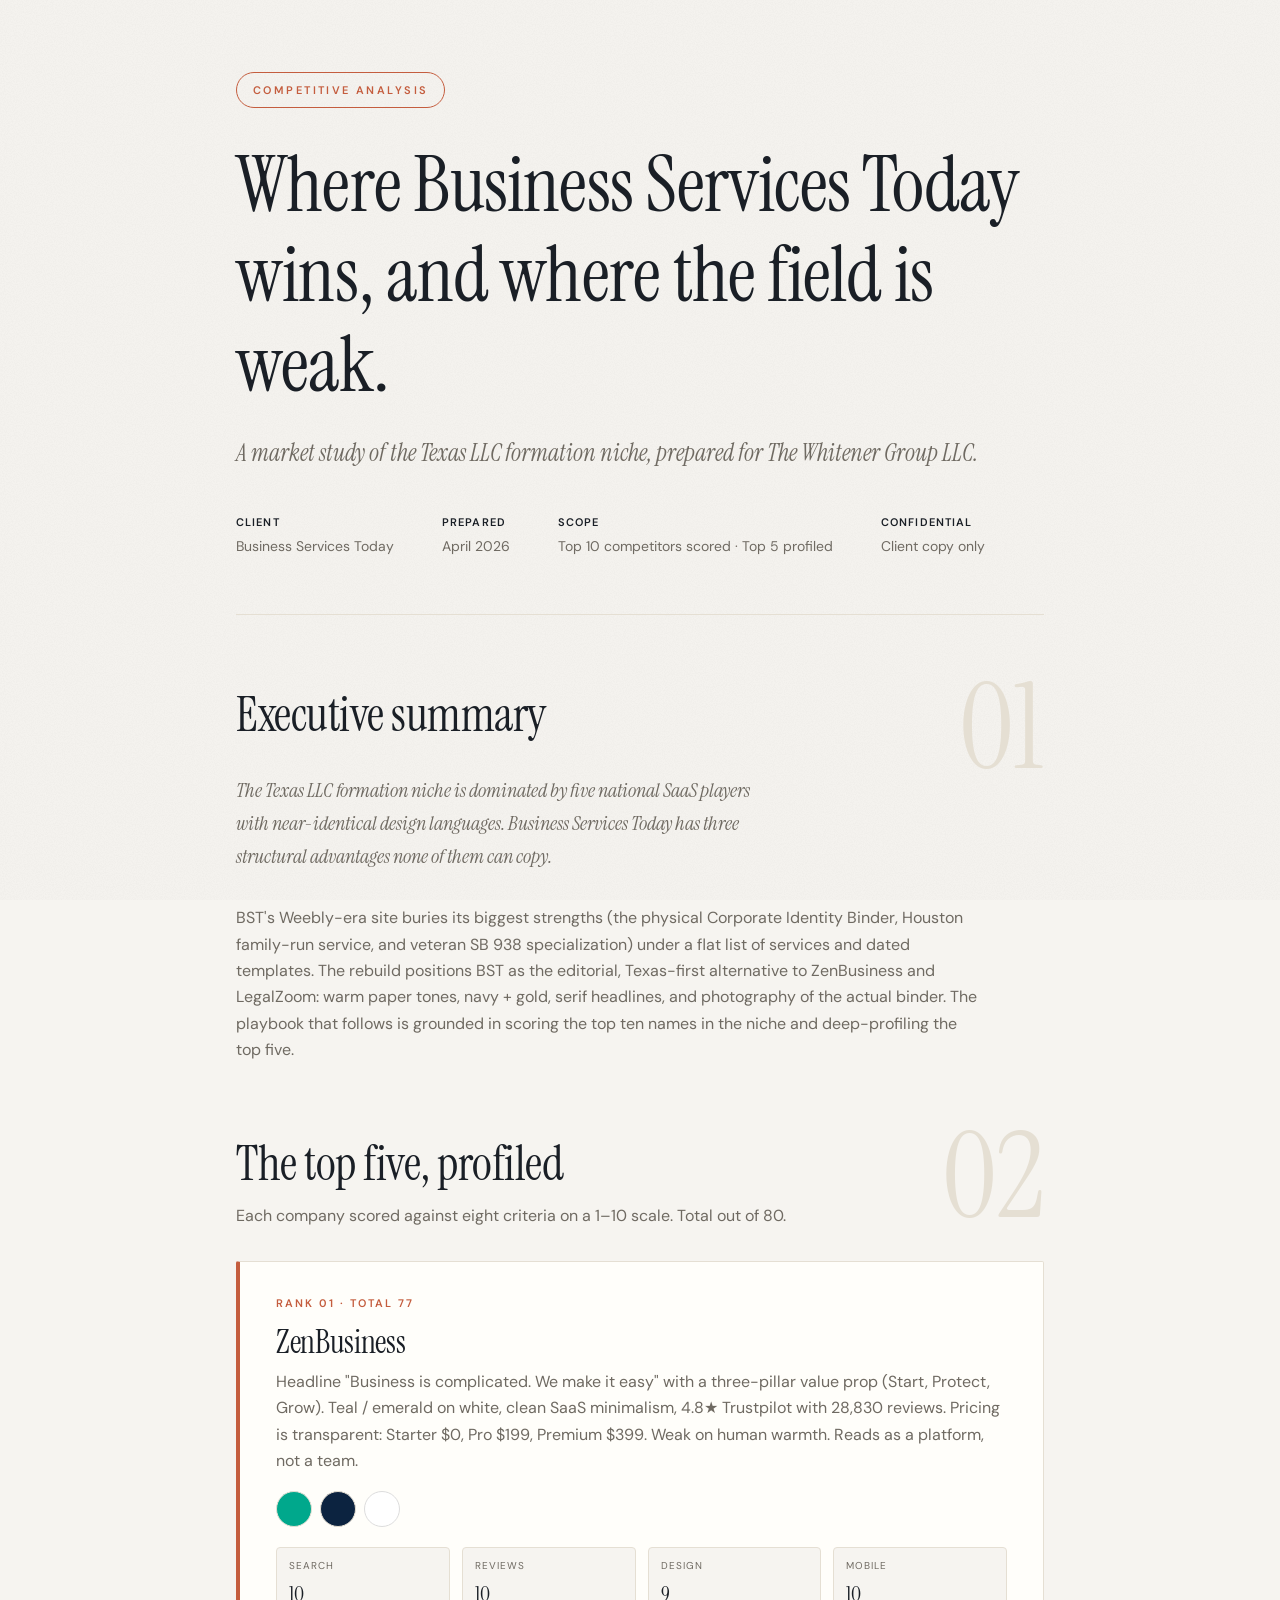
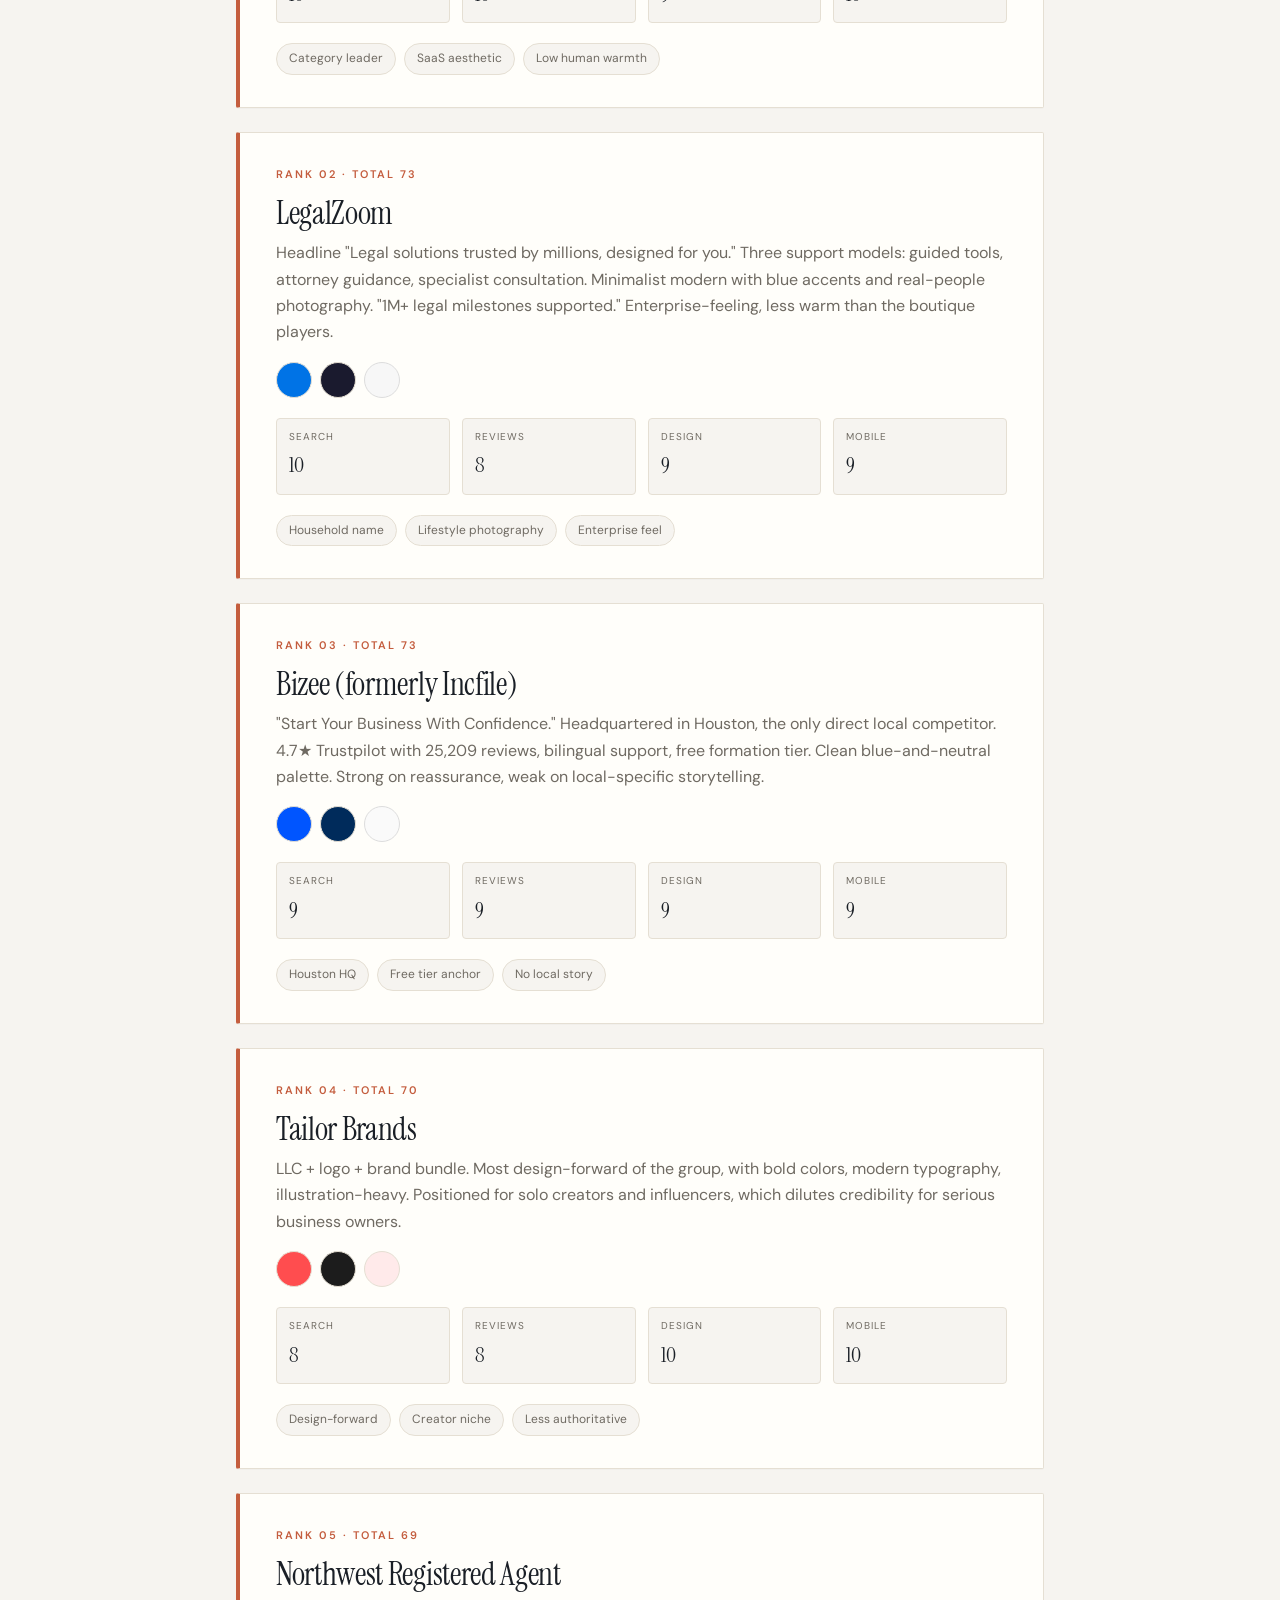
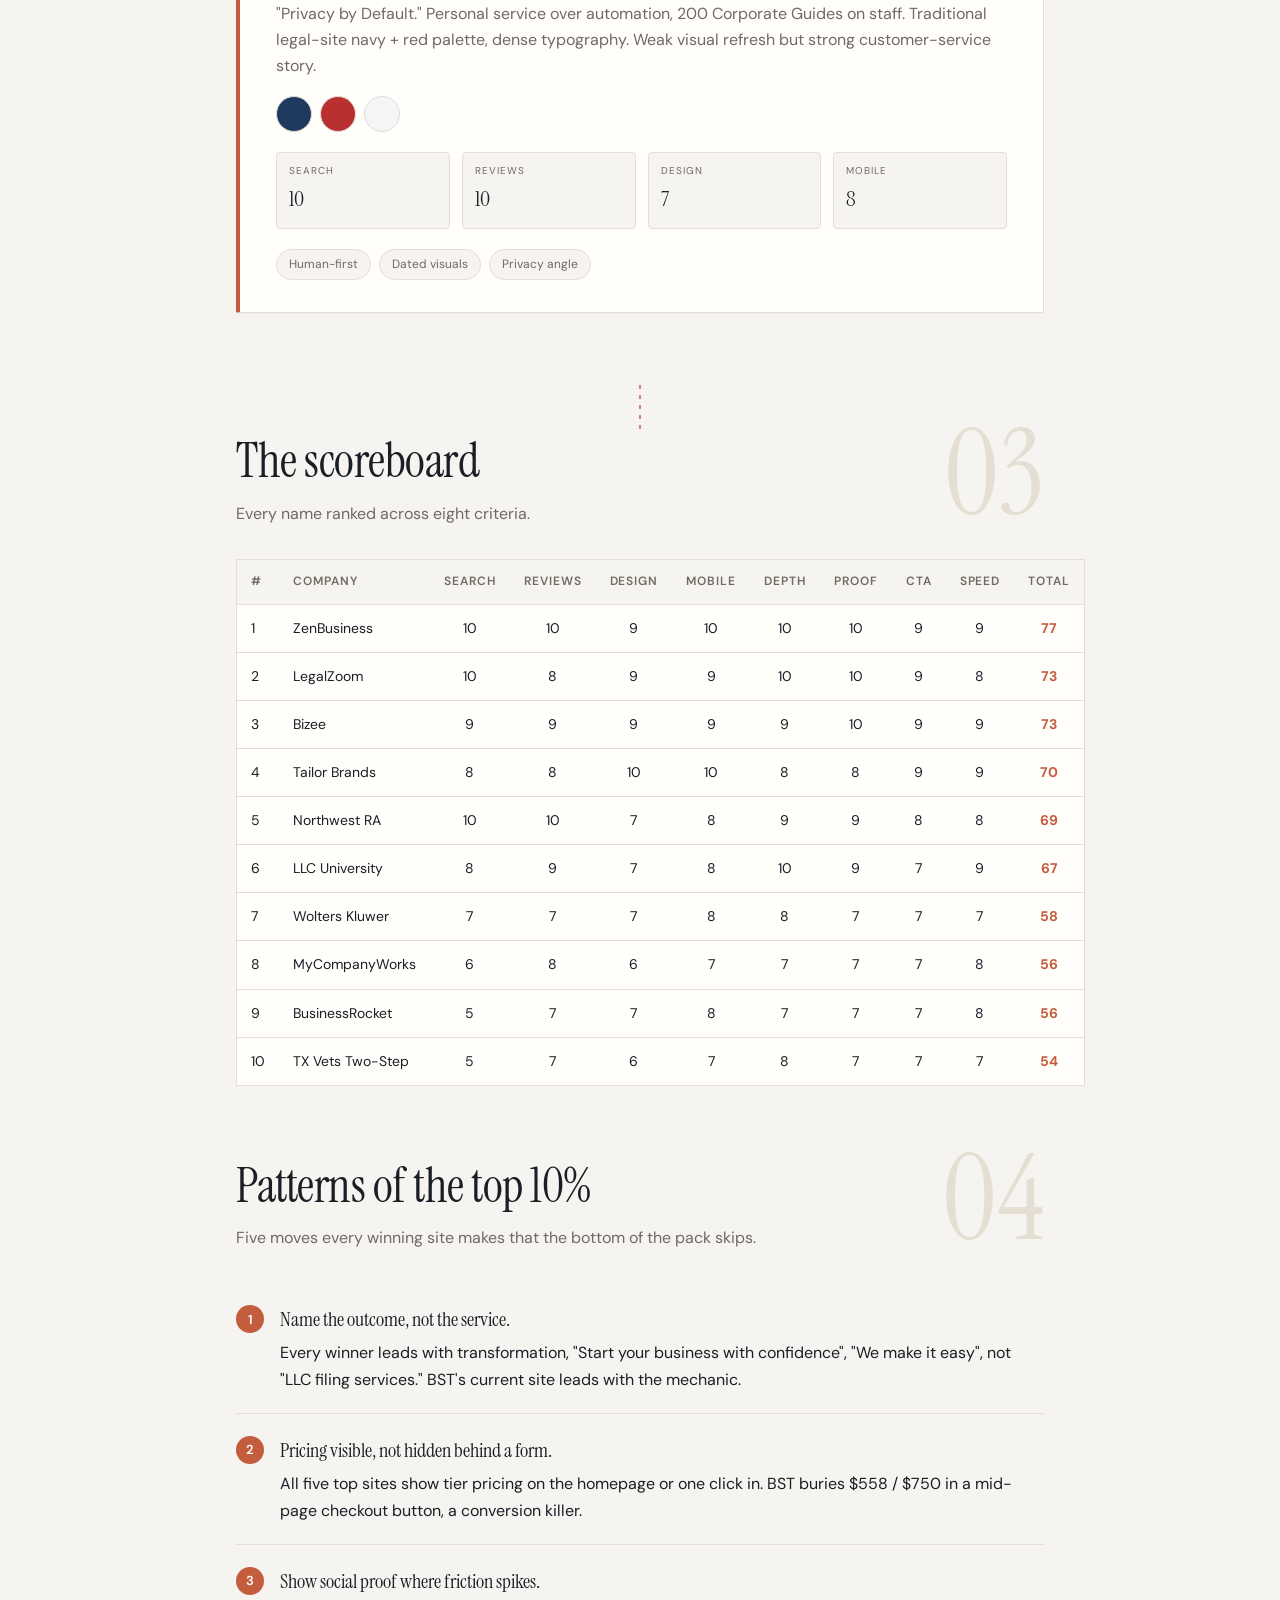
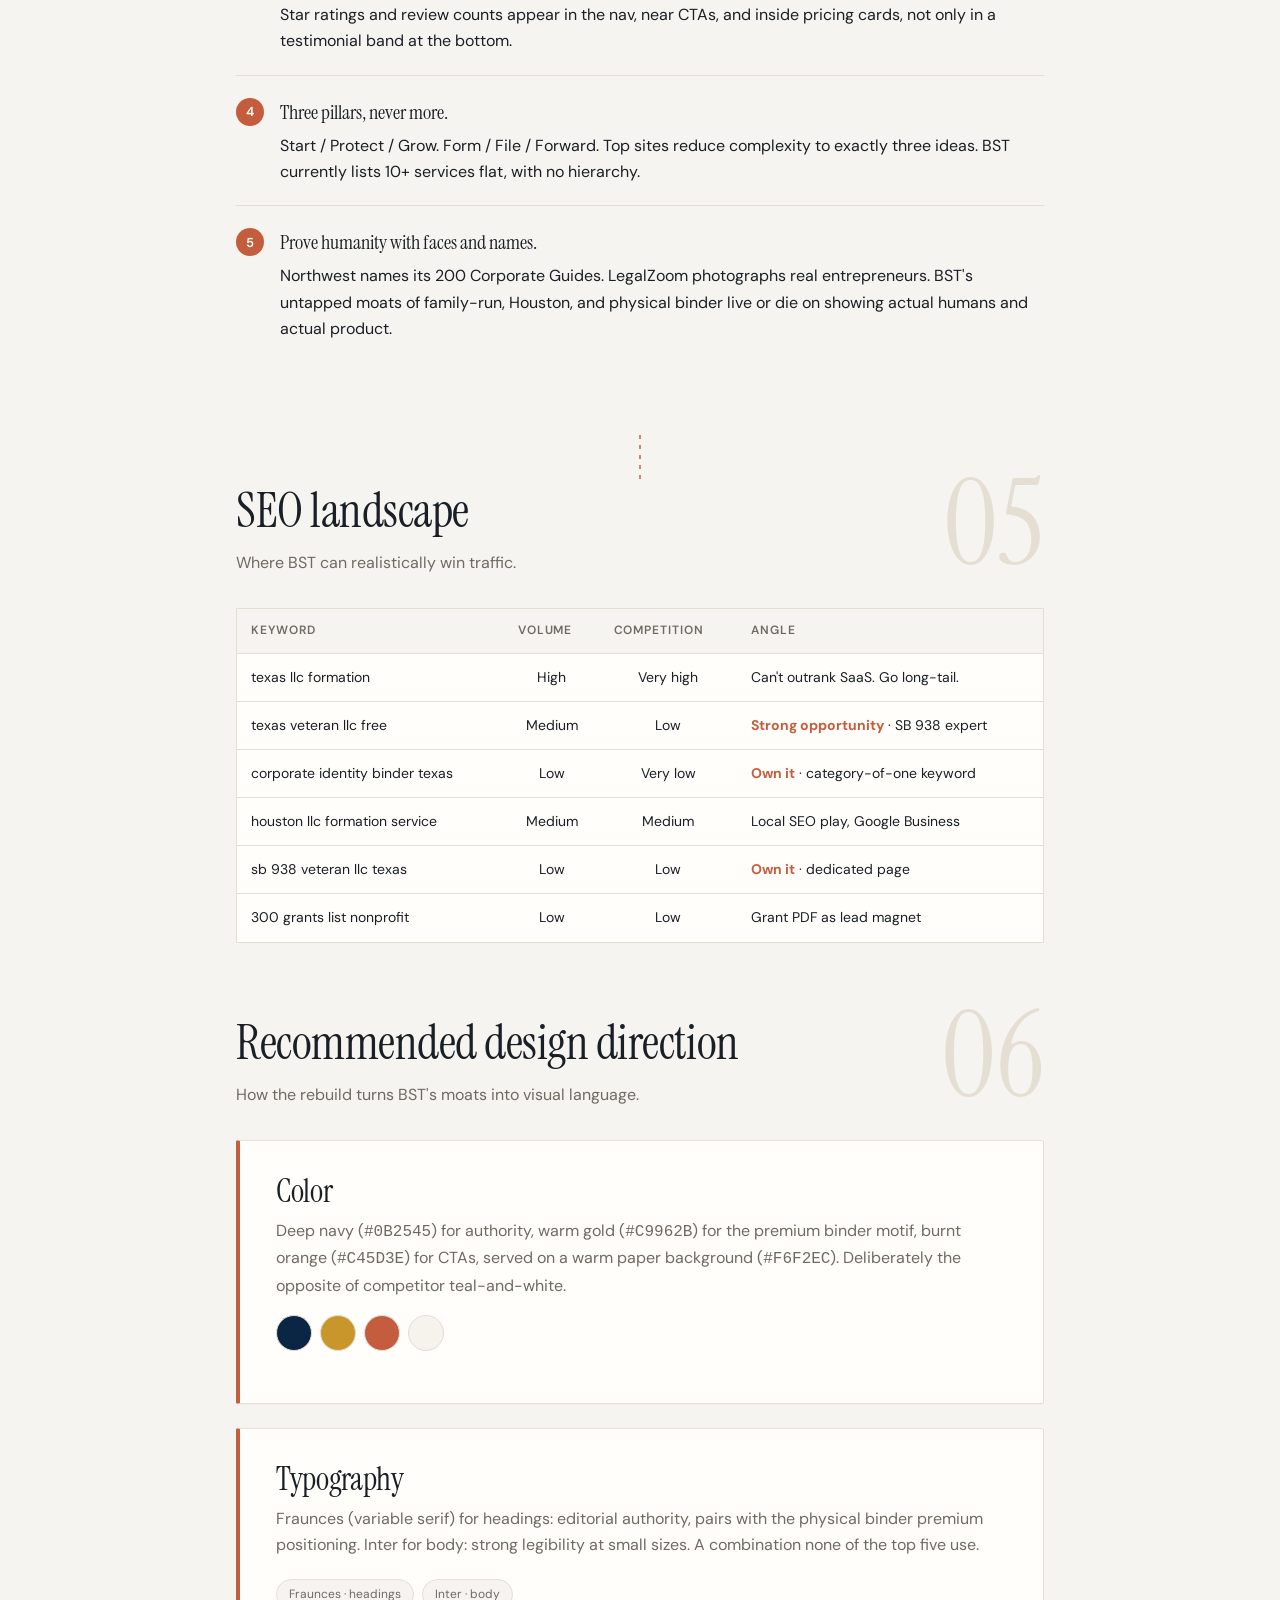
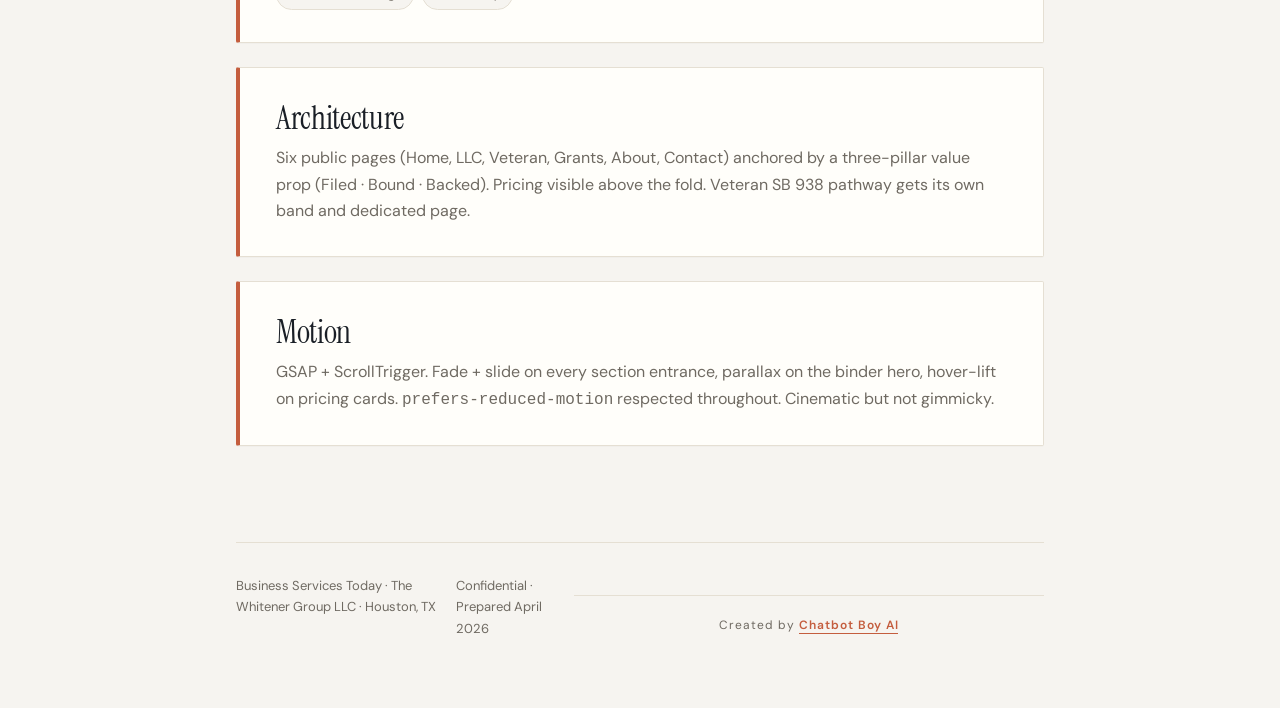
<file: site/competitive-analysis.html>
<!DOCTYPE html>
<html lang="en">
<head>
<meta charset="UTF-8">
<meta name="viewport" content="width=device-width, initial-scale=1.0">
<meta name="robots" content="noindex, nofollow">
<title>Business Services Today · Competitive Analysis Report</title>
<link rel="preconnect" href="https://fonts.googleapis.com">
<link rel="preconnect" href="https://fonts.gstatic.com" crossorigin>
<link href="https://fonts.googleapis.com/css2?family=Instrument+Serif:ital@0;1&family=DM+Sans:wght@400;500;600;700&display=swap" rel="stylesheet">
<style>
  :root {
    --paper: #f6f4f0;
    --cream: #fffefa;
    --ink: #1a1f26;
    --stone: #6f6a62;
    --hairline: #e5dfd3;
    --terracotta: #c45d3e;
    --gold: #c9962b;
    --navy: #0b2545;
  }
  * { box-sizing: border-box; margin: 0; padding: 0; }
  html { scroll-behavior: smooth; }
  body {
    font-family: 'DM Sans', system-ui, sans-serif;
    background: var(--paper);
    color: var(--ink);
    line-height: 1.65;
    font-size: 16px;
    position: relative;
    min-height: 100vh;
  }
  body::before {
    content: '';
    position: fixed;
    inset: 0;
    background-image: url("data:image/svg+xml;utf8,<svg xmlns='http://www.w3.org/2000/svg' width='200' height='200'><filter id='n'><feTurbulence type='fractalNoise' baseFrequency='0.9' numOctaves='2'/><feColorMatrix values='0 0 0 0 0.1 0 0 0 0 0.1 0 0 0 0 0.1 0 0 0 0.08 0'/></filter><rect width='200' height='200' filter='url(%23n)'/></svg>");
    opacity: 0.5;
    pointer-events: none;
    z-index: 1;
  }
  .page { max-width: 920px; margin: 0 auto; padding: 72px 56px; position: relative; z-index: 2; }
  h1, h2, h3, h4 { font-family: 'Instrument Serif', Georgia, serif; font-weight: 400; letter-spacing: -0.01em; line-height: 1.15; }
  h1 { font-size: clamp(48px, 7vw, 78px); }
  h2 { font-size: clamp(32px, 4.5vw, 48px); }
  h3 { font-size: clamp(24px, 3vw, 32px); }
  p { color: var(--stone); max-width: 68ch; }
  .muted { color: var(--stone); }
  .cover {
    border-bottom: 1px solid var(--hairline);
    padding-bottom: 56px;
    margin-bottom: 72px;
  }
  .cover .eyebrow {
    display: inline-block;
    font-size: 11px;
    font-weight: 600;
    letter-spacing: 0.22em;
    text-transform: uppercase;
    color: var(--terracotta);
    padding: 8px 16px;
    border: 1px solid var(--terracotta);
    border-radius: 999px;
    margin-bottom: 32px;
  }
  .cover h1 { margin-bottom: 24px; }
  .cover .subtitle { font-family: 'Instrument Serif', serif; font-style: italic; font-size: 24px; color: var(--stone); margin-bottom: 40px; }
  .cover .meta { display: flex; gap: 48px; flex-wrap: wrap; font-size: 14px; color: var(--stone); }
  .cover .meta div strong { color: var(--ink); display: block; font-weight: 600; margin-bottom: 4px; font-size: 11px; text-transform: uppercase; letter-spacing: 0.1em; }
  section { margin-bottom: 72px; position: relative; }
  .section-num {
    font-family: 'Instrument Serif', serif;
    font-size: 120px;
    color: var(--hairline);
    line-height: 1;
    position: absolute;
    top: -20px;
    right: 0;
    z-index: 0;
    user-select: none;
  }
  .section-head { position: relative; z-index: 1; margin-bottom: 32px; }
  .section-head h2 { margin-bottom: 12px; }
  .lead { font-size: 20px; font-family: 'Instrument Serif', serif; font-style: italic; color: var(--stone); max-width: 60ch; margin-bottom: 32px; }
  .card {
    background: var(--cream);
    border: 1px solid var(--hairline);
    border-left: 4px solid var(--terracotta);
    padding: 32px 36px;
    margin-bottom: 24px;
    border-radius: 2px;
    box-shadow: 0 1px 0 rgba(0,0,0,0.02);
    transition: box-shadow 0.3s ease, transform 0.3s ease;
  }
  .card:hover { box-shadow: 0 10px 40px -12px rgba(26,31,38,0.15); transform: translateY(-2px); }
  .card h3 { margin-bottom: 8px; }
  .card .rank { font-size: 11px; color: var(--terracotta); font-weight: 600; letter-spacing: 0.18em; text-transform: uppercase; margin-bottom: 12px; }
  .swatches { display: flex; gap: 8px; margin: 16px 0 20px; }
  .swatch { width: 36px; height: 36px; border-radius: 50%; border: 1px solid var(--hairline); }
  .tags { display: flex; flex-wrap: wrap; gap: 8px; margin-top: 20px; }
  .tag { display: inline-block; padding: 5px 12px; background: var(--paper); border: 1px solid var(--hairline); border-radius: 999px; font-size: 12px; color: var(--stone); }
  .score-grid { display: grid; grid-template-columns: repeat(4, 1fr); gap: 12px; margin: 20px 0; }
  .score-cell { background: var(--paper); padding: 10px 12px; border-radius: 4px; border: 1px solid var(--hairline); }
  .score-cell .label { font-size: 10px; text-transform: uppercase; letter-spacing: 0.1em; color: var(--stone); margin-bottom: 2px; }
  .score-cell .value { font-family: 'Instrument Serif', serif; font-size: 22px; color: var(--ink); }
  table { width: 100%; border-collapse: collapse; margin: 24px 0; font-size: 14px; background: var(--cream); border: 1px solid var(--hairline); }
  th, td { padding: 12px 14px; text-align: left; border-bottom: 1px solid var(--hairline); }
  th { font-weight: 600; background: var(--paper); font-size: 12px; text-transform: uppercase; letter-spacing: 0.08em; color: var(--stone); }
  td.center { text-align: center; }
  .total { font-weight: 700; color: var(--terracotta); }
  ul.insights { list-style: none; }
  ul.insights li {
    padding: 20px 0 20px 44px;
    position: relative;
    border-bottom: 1px solid var(--hairline);
    color: var(--ink);
  }
  ul.insights li:last-child { border-bottom: none; }
  ul.insights li::before {
    counter-increment: insight;
    content: counter(insight);
    position: absolute;
    left: 0;
    top: 22px;
    width: 28px;
    height: 28px;
    background: var(--terracotta);
    color: #fff;
    border-radius: 50%;
    display: flex;
    align-items: center;
    justify-content: center;
    font-size: 13px;
    font-weight: 600;
  }
  ul.insights { counter-reset: insight; }
  ul.insights strong { font-family: 'Instrument Serif', serif; font-weight: 400; font-size: 20px; color: var(--ink); display: block; margin-bottom: 4px; }
  .connector { height: 48px; display: flex; justify-content: center; align-items: center; }
  .connector svg { width: 2px; height: 100%; }
  footer {
    margin-top: 96px;
    padding-top: 32px;
    border-top: 1px solid var(--hairline);
    font-size: 13px;
    color: var(--stone);
    display: flex;
    justify-content: space-between;
  }
  @media (max-width: 720px) {
    .page { padding: 40px 24px; }
    .score-grid { grid-template-columns: repeat(2, 1fr); }
    .section-num { font-size: 72px; top: -10px; }
    .cover .meta { gap: 24px; }
    table { font-size: 12px; }
    th, td { padding: 8px; }
  }
  @media print {
    body { background: white; }
    body::before { display: none; }
    .page { padding: 32px 40px; max-width: 100%; }
    .card:hover { transform: none; box-shadow: none; }
    section { break-inside: avoid; }
    .card { break-inside: avoid; }
  }
</style>
</head>
<body>
<div class="page">

  <div class="cover">
    <span class="eyebrow">Competitive Analysis</span>
    <h1>Where Business Services Today wins, and where the field is weak.</h1>
    <p class="subtitle">A market study of the Texas LLC formation niche, prepared for The Whitener Group LLC.</p>
    <div class="meta">
      <div><strong>Client</strong>Business Services Today</div>
      <div><strong>Prepared</strong>April 2026</div>
      <div><strong>Scope</strong>Top 10 competitors scored · Top 5 profiled</div>
      <div><strong>Confidential</strong>Client copy only</div>
    </div>
  </div>

  <section>
    <div class="section-num">01</div>
    <div class="section-head">
      <h2>Executive summary</h2>
    </div>
    <p class="lead">
      The Texas LLC formation niche is dominated by five national SaaS players with near-identical design languages. Business Services Today has three structural advantages none of them can copy.
    </p>
    <p>
      BST's Weebly-era site buries its biggest strengths (the physical Corporate Identity Binder, Houston family-run service, and veteran SB 938 specialization) under a flat list of services and dated templates. The rebuild positions BST as the editorial, Texas-first alternative to ZenBusiness and LegalZoom: warm paper tones, navy + gold, serif headlines, and photography of the actual binder. The playbook that follows is grounded in scoring the top ten names in the niche and deep-profiling the top five.
    </p>
  </section>

  <section>
    <div class="section-num">02</div>
    <div class="section-head">
      <h2>The top five, profiled</h2>
      <p class="muted">Each company scored against eight criteria on a 1–10 scale. Total out of 80.</p>
    </div>

    <div class="card">
      <div class="rank">Rank 01 · Total 77</div>
      <h3>ZenBusiness</h3>
      <p>Headline "Business is complicated. We make it easy" with a three-pillar value prop (Start, Protect, Grow). Teal / emerald on white, clean SaaS minimalism, 4.8★ Trustpilot with 28,830 reviews. Pricing is transparent: Starter $0, Pro $199, Premium $399. Weak on human warmth. Reads as a platform, not a team.</p>
      <div class="swatches">
        <div class="swatch" style="background:#00a88c"></div>
        <div class="swatch" style="background:#0c2340"></div>
        <div class="swatch" style="background:#ffffff;border-color:#ddd"></div>
      </div>
      <div class="score-grid">
        <div class="score-cell"><div class="label">Search</div><div class="value">10</div></div>
        <div class="score-cell"><div class="label">Reviews</div><div class="value">10</div></div>
        <div class="score-cell"><div class="label">Design</div><div class="value">9</div></div>
        <div class="score-cell"><div class="label">Mobile</div><div class="value">10</div></div>
      </div>
      <div class="tags">
        <span class="tag">Category leader</span>
        <span class="tag">SaaS aesthetic</span>
        <span class="tag">Low human warmth</span>
      </div>
    </div>

    <div class="card">
      <div class="rank">Rank 02 · Total 73</div>
      <h3>LegalZoom</h3>
      <p>Headline "Legal solutions trusted by millions, designed for you." Three support models: guided tools, attorney guidance, specialist consultation. Minimalist modern with blue accents and real-people photography. "1M+ legal milestones supported." Enterprise-feeling, less warm than the boutique players.</p>
      <div class="swatches">
        <div class="swatch" style="background:#0073e6"></div>
        <div class="swatch" style="background:#1a1a2e"></div>
        <div class="swatch" style="background:#f7f7f7;border-color:#ddd"></div>
      </div>
      <div class="score-grid">
        <div class="score-cell"><div class="label">Search</div><div class="value">10</div></div>
        <div class="score-cell"><div class="label">Reviews</div><div class="value">8</div></div>
        <div class="score-cell"><div class="label">Design</div><div class="value">9</div></div>
        <div class="score-cell"><div class="label">Mobile</div><div class="value">9</div></div>
      </div>
      <div class="tags">
        <span class="tag">Household name</span>
        <span class="tag">Lifestyle photography</span>
        <span class="tag">Enterprise feel</span>
      </div>
    </div>

    <div class="card">
      <div class="rank">Rank 03 · Total 73</div>
      <h3>Bizee (formerly Incfile)</h3>
      <p>"Start Your Business With Confidence." Headquartered in Houston, the only direct local competitor. 4.7★ Trustpilot with 25,209 reviews, bilingual support, free formation tier. Clean blue-and-neutral palette. Strong on reassurance, weak on local-specific storytelling.</p>
      <div class="swatches">
        <div class="swatch" style="background:#0055ff"></div>
        <div class="swatch" style="background:#002b5b"></div>
        <div class="swatch" style="background:#fafafa;border-color:#ddd"></div>
      </div>
      <div class="score-grid">
        <div class="score-cell"><div class="label">Search</div><div class="value">9</div></div>
        <div class="score-cell"><div class="label">Reviews</div><div class="value">9</div></div>
        <div class="score-cell"><div class="label">Design</div><div class="value">9</div></div>
        <div class="score-cell"><div class="label">Mobile</div><div class="value">9</div></div>
      </div>
      <div class="tags">
        <span class="tag">Houston HQ</span>
        <span class="tag">Free tier anchor</span>
        <span class="tag">No local story</span>
      </div>
    </div>

    <div class="card">
      <div class="rank">Rank 04 · Total 70</div>
      <h3>Tailor Brands</h3>
      <p>LLC + logo + brand bundle. Most design-forward of the group, with bold colors, modern typography, illustration-heavy. Positioned for solo creators and influencers, which dilutes credibility for serious business owners.</p>
      <div class="swatches">
        <div class="swatch" style="background:#ff4d4f"></div>
        <div class="swatch" style="background:#1c1c1c"></div>
        <div class="swatch" style="background:#ffeaea"></div>
      </div>
      <div class="score-grid">
        <div class="score-cell"><div class="label">Search</div><div class="value">8</div></div>
        <div class="score-cell"><div class="label">Reviews</div><div class="value">8</div></div>
        <div class="score-cell"><div class="label">Design</div><div class="value">10</div></div>
        <div class="score-cell"><div class="label">Mobile</div><div class="value">10</div></div>
      </div>
      <div class="tags">
        <span class="tag">Design-forward</span>
        <span class="tag">Creator niche</span>
        <span class="tag">Less authoritative</span>
      </div>
    </div>

    <div class="card">
      <div class="rank">Rank 05 · Total 69</div>
      <h3>Northwest Registered Agent</h3>
      <p>"Privacy by Default." Personal service over automation, 200 Corporate Guides on staff. Traditional legal-site navy + red palette, dense typography. Weak visual refresh but strong customer-service story.</p>
      <div class="swatches">
        <div class="swatch" style="background:#1f3a5f"></div>
        <div class="swatch" style="background:#b83030"></div>
        <div class="swatch" style="background:#f5f5f5;border-color:#ddd"></div>
      </div>
      <div class="score-grid">
        <div class="score-cell"><div class="label">Search</div><div class="value">10</div></div>
        <div class="score-cell"><div class="label">Reviews</div><div class="value">10</div></div>
        <div class="score-cell"><div class="label">Design</div><div class="value">7</div></div>
        <div class="score-cell"><div class="label">Mobile</div><div class="value">8</div></div>
      </div>
      <div class="tags">
        <span class="tag">Human-first</span>
        <span class="tag">Dated visuals</span>
        <span class="tag">Privacy angle</span>
      </div>
    </div>
  </section>

  <div class="connector"><svg><line x1="1" y1="0" x2="1" y2="48" stroke="#c45d3e" stroke-width="1.5" stroke-dasharray="4 6"/></svg></div>

  <section>
    <div class="section-num">03</div>
    <div class="section-head">
      <h2>The scoreboard</h2>
      <p class="muted">Every name ranked across eight criteria.</p>
    </div>
    <table>
      <thead>
        <tr>
          <th>#</th>
          <th>Company</th>
          <th class="center">Search</th>
          <th class="center">Reviews</th>
          <th class="center">Design</th>
          <th class="center">Mobile</th>
          <th class="center">Depth</th>
          <th class="center">Proof</th>
          <th class="center">CTA</th>
          <th class="center">Speed</th>
          <th class="center">Total</th>
        </tr>
      </thead>
      <tbody>
        <tr><td>1</td><td>ZenBusiness</td><td class="center">10</td><td class="center">10</td><td class="center">9</td><td class="center">10</td><td class="center">10</td><td class="center">10</td><td class="center">9</td><td class="center">9</td><td class="center total">77</td></tr>
        <tr><td>2</td><td>LegalZoom</td><td class="center">10</td><td class="center">8</td><td class="center">9</td><td class="center">9</td><td class="center">10</td><td class="center">10</td><td class="center">9</td><td class="center">8</td><td class="center total">73</td></tr>
        <tr><td>3</td><td>Bizee</td><td class="center">9</td><td class="center">9</td><td class="center">9</td><td class="center">9</td><td class="center">9</td><td class="center">10</td><td class="center">9</td><td class="center">9</td><td class="center total">73</td></tr>
        <tr><td>4</td><td>Tailor Brands</td><td class="center">8</td><td class="center">8</td><td class="center">10</td><td class="center">10</td><td class="center">8</td><td class="center">8</td><td class="center">9</td><td class="center">9</td><td class="center total">70</td></tr>
        <tr><td>5</td><td>Northwest RA</td><td class="center">10</td><td class="center">10</td><td class="center">7</td><td class="center">8</td><td class="center">9</td><td class="center">9</td><td class="center">8</td><td class="center">8</td><td class="center total">69</td></tr>
        <tr><td>6</td><td>LLC University</td><td class="center">8</td><td class="center">9</td><td class="center">7</td><td class="center">8</td><td class="center">10</td><td class="center">9</td><td class="center">7</td><td class="center">9</td><td class="center total">67</td></tr>
        <tr><td>7</td><td>Wolters Kluwer</td><td class="center">7</td><td class="center">7</td><td class="center">7</td><td class="center">8</td><td class="center">8</td><td class="center">7</td><td class="center">7</td><td class="center">7</td><td class="center total">58</td></tr>
        <tr><td>8</td><td>MyCompanyWorks</td><td class="center">6</td><td class="center">8</td><td class="center">6</td><td class="center">7</td><td class="center">7</td><td class="center">7</td><td class="center">7</td><td class="center">8</td><td class="center total">56</td></tr>
        <tr><td>9</td><td>BusinessRocket</td><td class="center">5</td><td class="center">7</td><td class="center">7</td><td class="center">8</td><td class="center">7</td><td class="center">7</td><td class="center">7</td><td class="center">8</td><td class="center total">56</td></tr>
        <tr><td>10</td><td>TX Vets Two-Step</td><td class="center">5</td><td class="center">7</td><td class="center">6</td><td class="center">7</td><td class="center">8</td><td class="center">7</td><td class="center">7</td><td class="center">7</td><td class="center total">54</td></tr>
      </tbody>
    </table>
  </section>

  <section>
    <div class="section-num">04</div>
    <div class="section-head">
      <h2>Patterns of the top 10%</h2>
      <p class="muted">Five moves every winning site makes that the bottom of the pack skips.</p>
    </div>
    <ul class="insights">
      <li>
        <strong>Name the outcome, not the service.</strong>
        Every winner leads with transformation, "Start your business with confidence", "We make it easy", not "LLC filing services." BST's current site leads with the mechanic.
      </li>
      <li>
        <strong>Pricing visible, not hidden behind a form.</strong>
        All five top sites show tier pricing on the homepage or one click in. BST buries $558 / $750 in a mid-page checkout button, a conversion killer.
      </li>
      <li>
        <strong>Show social proof where friction spikes.</strong>
        Star ratings and review counts appear in the nav, near CTAs, and inside pricing cards, not only in a testimonial band at the bottom.
      </li>
      <li>
        <strong>Three pillars, never more.</strong>
        Start / Protect / Grow. Form / File / Forward. Top sites reduce complexity to exactly three ideas. BST currently lists 10+ services flat, with no hierarchy.
      </li>
      <li>
        <strong>Prove humanity with faces and names.</strong>
        Northwest names its 200 Corporate Guides. LegalZoom photographs real entrepreneurs. BST's untapped moats of family-run, Houston, and physical binder live or die on showing actual humans and actual product.
      </li>
    </ul>
  </section>

  <div class="connector"><svg><line x1="1" y1="0" x2="1" y2="48" stroke="#c45d3e" stroke-width="1.5" stroke-dasharray="4 6"/></svg></div>

  <section>
    <div class="section-num">05</div>
    <div class="section-head">
      <h2>SEO landscape</h2>
      <p class="muted">Where BST can realistically win traffic.</p>
    </div>
    <table>
      <thead>
        <tr><th>Keyword</th><th class="center">Volume</th><th class="center">Competition</th><th>Angle</th></tr>
      </thead>
      <tbody>
        <tr><td>texas llc formation</td><td class="center">High</td><td class="center">Very high</td><td>Can't outrank SaaS. Go long-tail.</td></tr>
        <tr><td>texas veteran llc free</td><td class="center">Medium</td><td class="center">Low</td><td><strong style="color:var(--terracotta)">Strong opportunity</strong> · SB 938 expert</td></tr>
        <tr><td>corporate identity binder texas</td><td class="center">Low</td><td class="center">Very low</td><td><strong style="color:var(--terracotta)">Own it</strong> · category-of-one keyword</td></tr>
        <tr><td>houston llc formation service</td><td class="center">Medium</td><td class="center">Medium</td><td>Local SEO play, Google Business</td></tr>
        <tr><td>sb 938 veteran llc texas</td><td class="center">Low</td><td class="center">Low</td><td><strong style="color:var(--terracotta)">Own it</strong> · dedicated page</td></tr>
        <tr><td>300 grants list nonprofit</td><td class="center">Low</td><td class="center">Low</td><td>Grant PDF as lead magnet</td></tr>
      </tbody>
    </table>
  </section>

  <section>
    <div class="section-num">06</div>
    <div class="section-head">
      <h2>Recommended design direction</h2>
      <p class="muted">How the rebuild turns BST's moats into visual language.</p>
    </div>

    <div class="card">
      <h3>Color</h3>
      <p>Deep navy (<code>#0B2545</code>) for authority, warm gold (<code>#C9962B</code>) for the premium binder motif, burnt orange (<code>#C45D3E</code>) for CTAs, served on a warm paper background (<code>#F6F2EC</code>). Deliberately the opposite of competitor teal-and-white.</p>
      <div class="swatches">
        <div class="swatch" style="background:#0B2545"></div>
        <div class="swatch" style="background:#C9962B"></div>
        <div class="swatch" style="background:#C45D3E"></div>
        <div class="swatch" style="background:#F6F2EC;border-color:#ddd"></div>
      </div>
    </div>

    <div class="card">
      <h3>Typography</h3>
      <p>Fraunces (variable serif) for headings: editorial authority, pairs with the physical binder premium positioning. Inter for body: strong legibility at small sizes. A combination none of the top five use.</p>
      <div class="tags">
        <span class="tag">Fraunces · headings</span>
        <span class="tag">Inter · body</span>
      </div>
    </div>

    <div class="card">
      <h3>Architecture</h3>
      <p>Six public pages (Home, LLC, Veteran, Grants, About, Contact) anchored by a three-pillar value prop (Filed · Bound · Backed). Pricing visible above the fold. Veteran SB 938 pathway gets its own band and dedicated page.</p>
    </div>

    <div class="card">
      <h3>Motion</h3>
      <p>GSAP + ScrollTrigger. Fade + slide on every section entrance, parallax on the binder hero, hover-lift on pricing cards. <code>prefers-reduced-motion</code> respected throughout. Cinematic but not gimmicky.</p>
    </div>
  </section>

  <footer>
    <div>Business Services Today · The Whitener Group LLC · Houston, TX</div>
    <div>Confidential · Prepared April 2026</div>
    <div style="width: 100%; margin-top: 20px; padding-top: 20px; border-top: 1px solid var(--hairline); text-align: center; font-size: 12px; letter-spacing: 0.08em;">
      Created by <a href="https://www.chatbotboy.ai/" target="_blank" rel="noopener" style="color: var(--terracotta); font-weight: 600; text-decoration: none; border-bottom: 1px solid var(--terracotta);">Chatbot Boy AI</a>
    </div>
  </footer>
</div>
</body>
</html>
</file>
